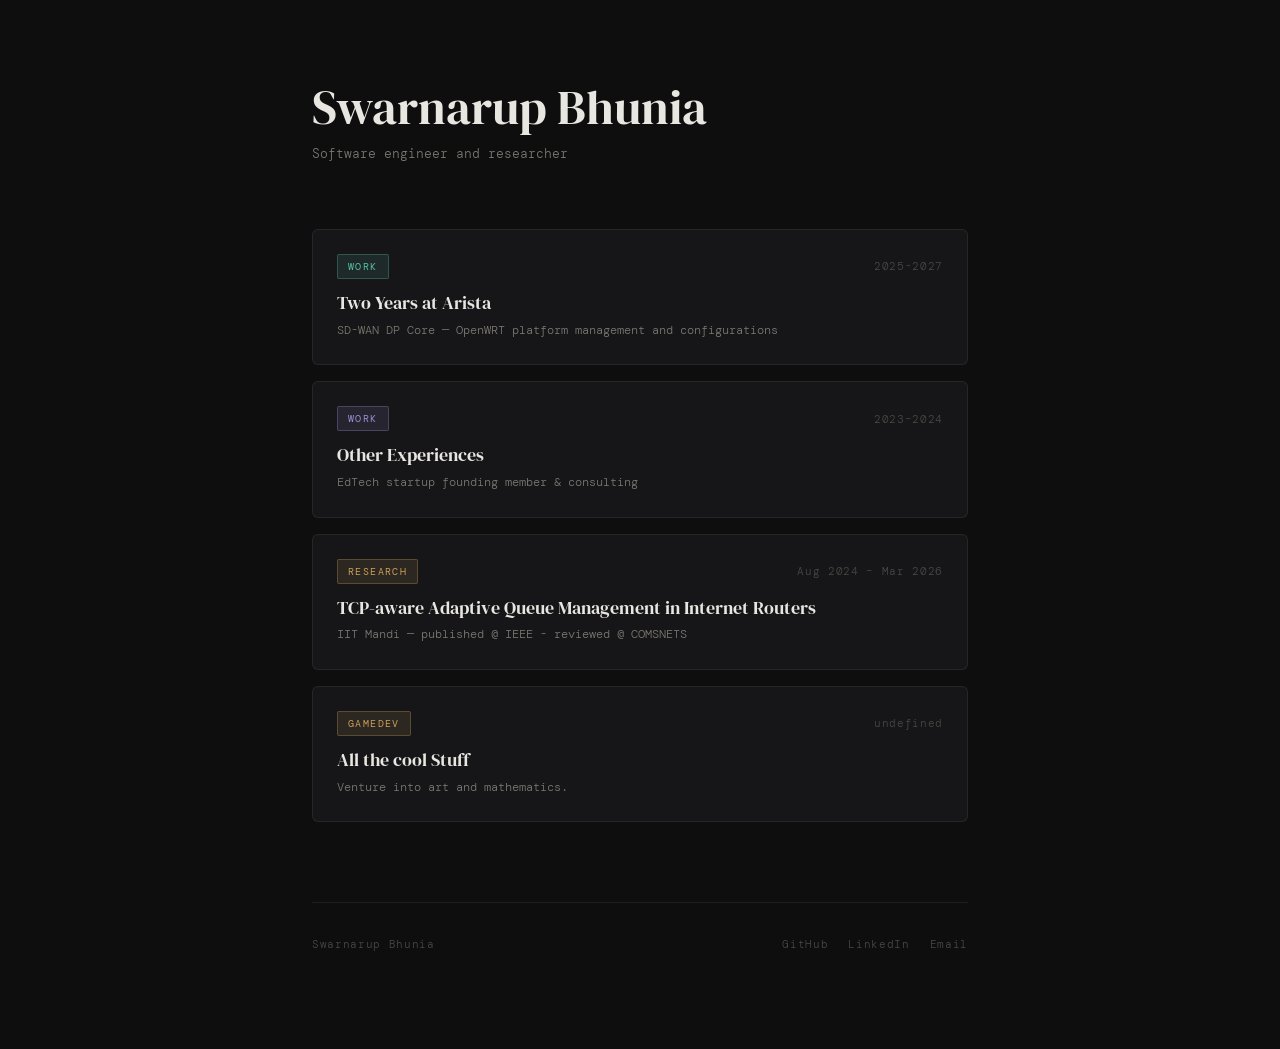
<file: index.html>
<!DOCTYPE html>
<html lang="en">
<head>
  <meta charset="UTF-8">
  <meta name="viewport" content="width=device-width, initial-scale=1.0">
  <title>Portfolio</title>
  <link rel="preconnect" href="https://fonts.googleapis.com">
  <link rel="preconnect" href="https://fonts.gstatic.com" crossorigin>
  <link href="https://fonts.googleapis.com/css2?family=DM+Serif+Display:ital@0;1&family=DM+Mono:wght@300;400;500&display=swap" rel="stylesheet">
  <link rel="stylesheet" href="css/style.css">
</head>
<body>
  <div class="page">
    <header class="landing-header" id="landing-header"></header>
    <section class="experience-list" id="experience-list"></section>
    <footer id="site-footer"></footer>
  </div>

  <script src="js/landing.js"></script>
</body>
</html>
</file>
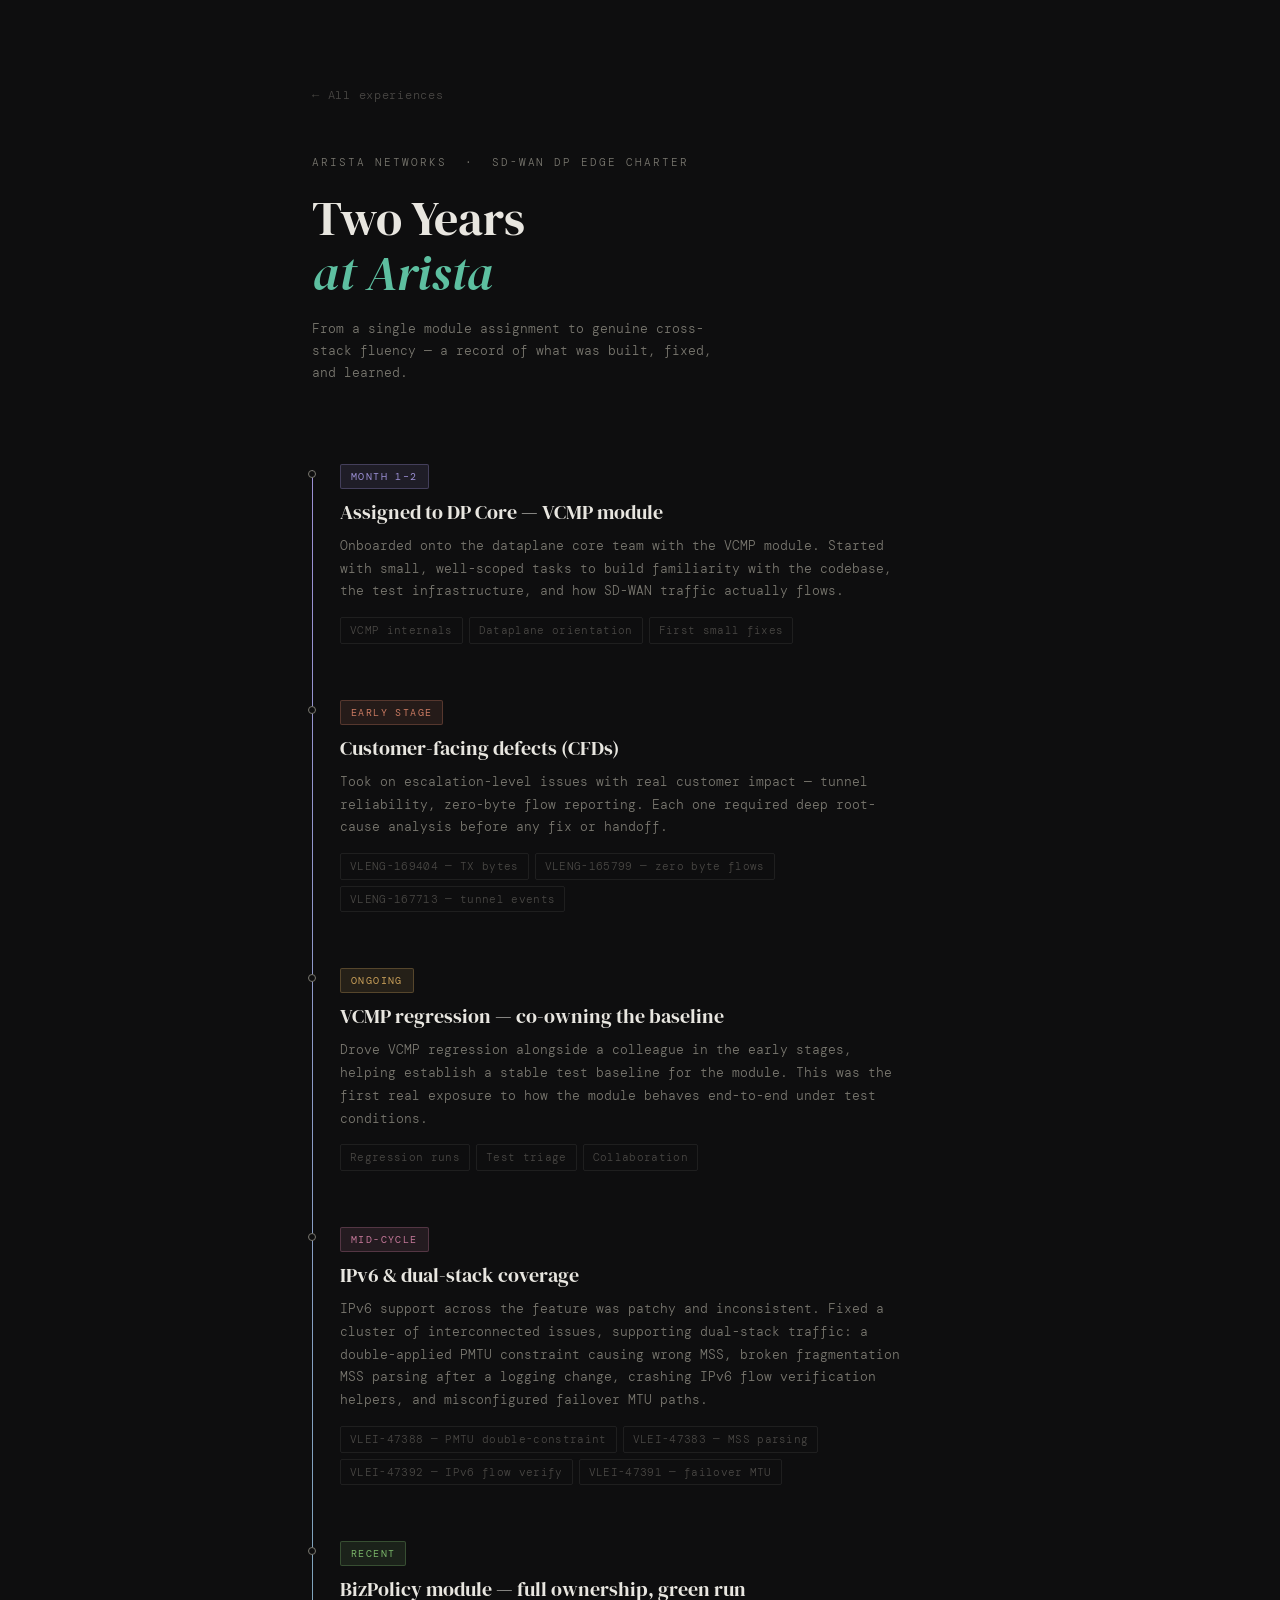
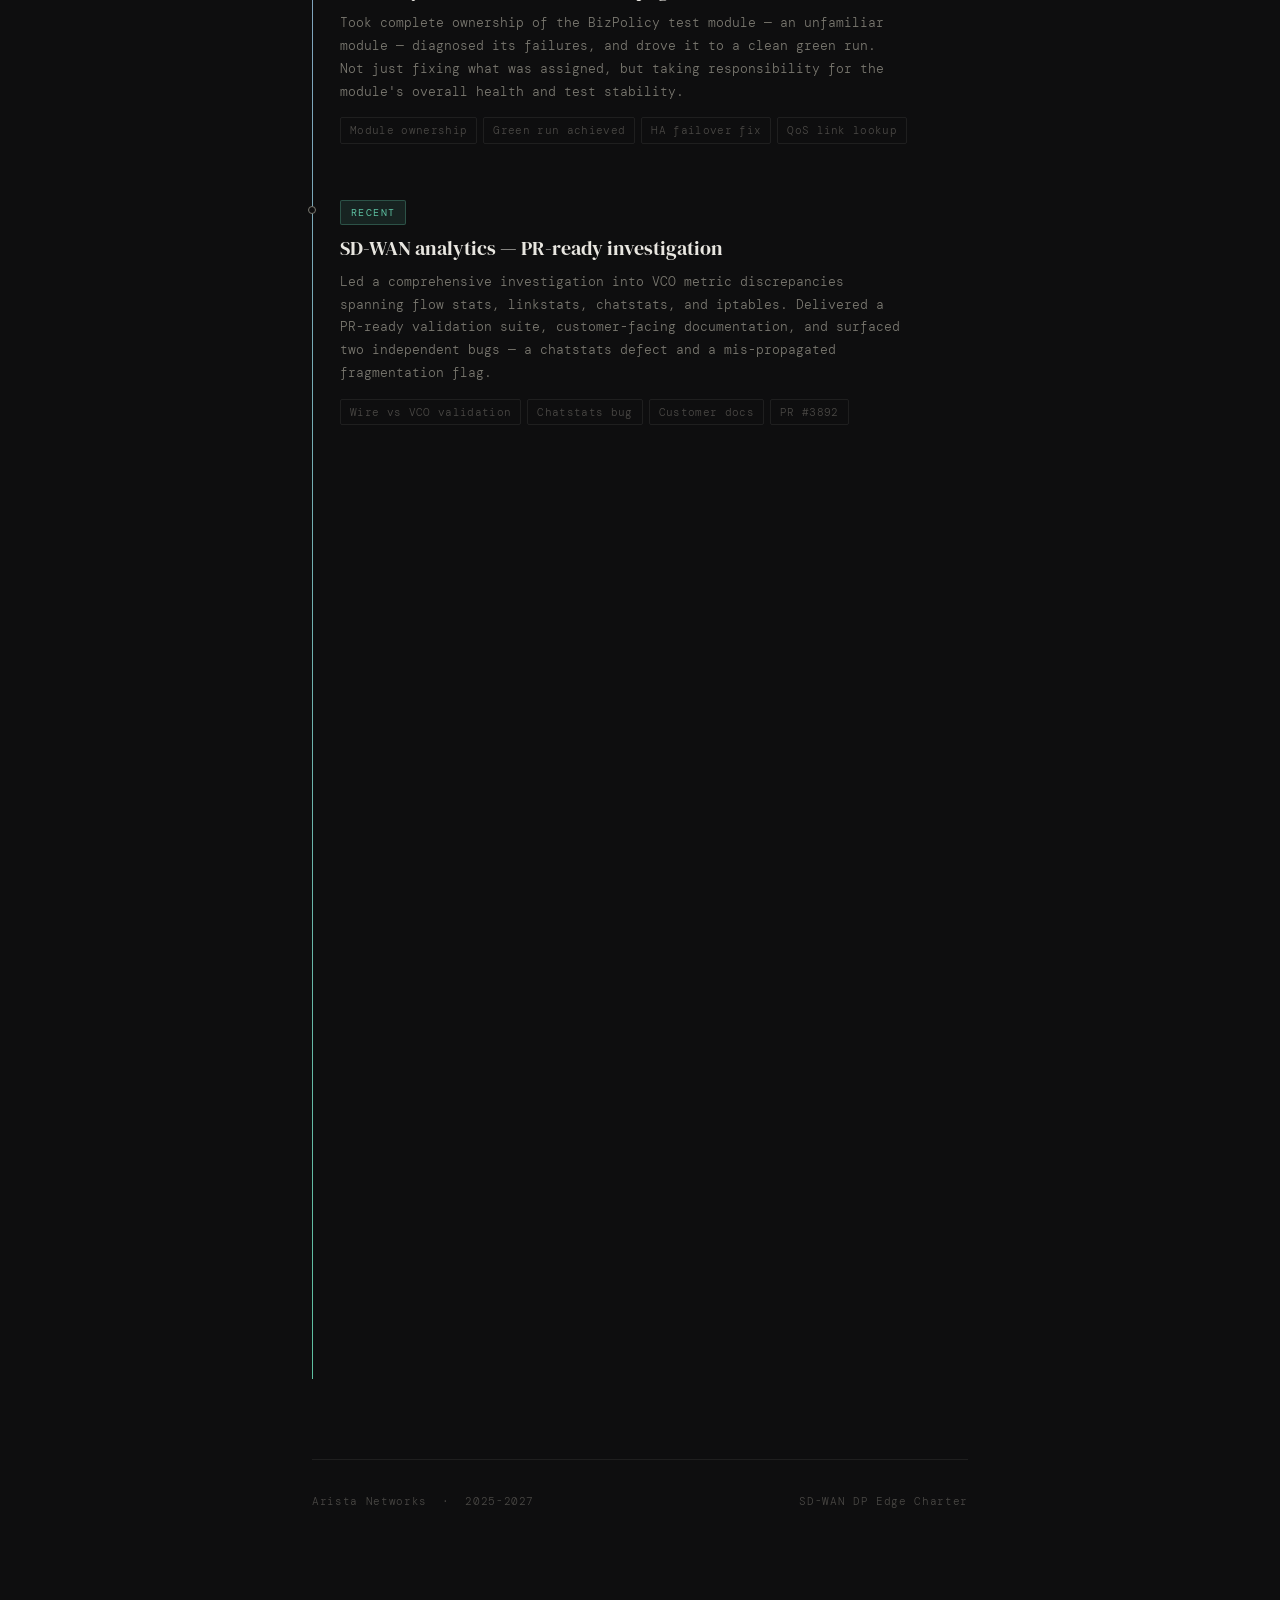
<file: experience.html>
<!DOCTYPE html>
<html lang="en">
<head>
  <meta charset="UTF-8">
  <meta name="viewport" content="width=device-width, initial-scale=1.0">
  <title>Experience</title>
  <link rel="preconnect" href="https://fonts.googleapis.com">
  <link rel="preconnect" href="https://fonts.gstatic.com" crossorigin>
  <link href="https://fonts.googleapis.com/css2?family=DM+Serif+Display:ital@0;1&family=DM+Mono:wght@300;400;500&display=swap" rel="stylesheet">
  <link rel="stylesheet" href="css/style.css">
</head>
<body>
  <div class="page">
    <a class="back-link" href="index.html">&larr; All experiences</a>

    <header id="site-header"></header>

    <section id="paper-section"></section>

    <div class="timeline" id="timeline">
      <div class="spine"><div class="spine-fill" id="spine-fill"></div></div>
    </div>

    <footer id="site-footer"></footer>
  </div>

  <script src="js/experience.js"></script>
</body>
</html>
</file>
<file: css/style.css>
/* ── Reset ── */
*, *::before, *::after { box-sizing: border-box; margin: 0; padding: 0; }

/* ── Tokens ── */
:root {
  --bg:      #0e0e0f;
  --bg2:     #161618;
  --bg3:     #1e1e21;
  --border:  rgba(255,255,255,0.07);
  --border2: rgba(255,255,255,0.12);
  --text:    #e8e6e0;
  --muted:   #7a7870;
  --hint:    #4a4845;

  --purple:     #9b8fd4;
  --purple-dim: rgba(155,143,212,0.12);
  --teal:       #5dbfa0;
  --teal-dim:   rgba(93,191,160,0.12);
  --amber:      #c9a05a;
  --amber-dim:  rgba(201,160,90,0.12);
  --coral:      #c97a62;
  --coral-dim:  rgba(201,122,98,0.12);
  --pink:       #c47899;
  --pink-dim:   rgba(196,120,153,0.12);
  --green:      #7ab56a;
  --green-dim:  rgba(122,181,106,0.12);
}

/* ── Base ── */
html { scroll-behavior: smooth; }

body {
  background: var(--bg);
  color: var(--text);
  font-family: 'DM Mono', monospace;
  font-weight: 300;
  line-height: 1.7;
  min-height: 100vh;
  -webkit-font-smoothing: antialiased;
}

/* ── Layout ── */
.page {
  max-width: 720px;
  margin: 0 auto;
  padding: 5rem 2rem 6rem;
}

/* ── Header ── */
header {
  margin-bottom: 5rem;
  opacity: 0;
  animation: fadeUp 0.8s ease 0.1s forwards;
}

.eyebrow {
  font-size: 11px;
  letter-spacing: 0.18em;
  text-transform: uppercase;
  color: var(--muted);
  margin-bottom: 1.2rem;
}

h1 {
  font-family: 'DM Serif Display', serif;
  font-size: clamp(2.2rem, 5vw, 3rem);
  font-weight: 400;
  line-height: 1.15;
  color: var(--text);
  margin-bottom: 1rem;
}

h1 em {
  font-style: italic;
  color: var(--teal);
}

.subtitle {
  font-size: 13px;
  color: var(--muted);
  max-width: 420px;
}

/* ── Timeline spine ── */
.timeline {
  position: relative;
  padding-left: 28px;
}

.spine {
  position: absolute;
  left: 0;
  top: 6px;
  bottom: 0;
  width: 1px;
  background: var(--border);
}

.spine-fill {
  position: absolute;
  top: 0;
  left: 0;
  width: 100%;
  height: 0%;
  background: linear-gradient(to bottom, var(--purple), var(--teal));
  transition: height 2.2s cubic-bezier(0.4, 0, 0.2, 1);
}

/* ── Chapter (timeline entry) ── */
.chapter {
  position: relative;
  margin-bottom: 3.5rem;
  opacity: 0;
  transform: translateY(16px);
  transition: opacity 0.6s ease, transform 0.6s ease;
}

.chapter:last-child { margin-bottom: 0; }
.chapter.visible { opacity: 1; transform: translateY(0); }

/* ── Dot ── */
.dot {
  position: absolute;
  left: -32px;
  top: 6px;
  width: 8px;
  height: 8px;
  border-radius: 50%;
  border: 1px solid var(--muted);
  background: var(--bg);
  z-index: 2;
}

.dot.filled {
  background: var(--teal);
  border-color: var(--teal);
  width: 10px;
  height: 10px;
  left: -33px;
  top: 5px;
}

/* ── Period tag (colored badge) ── */
.chapter-meta {
  display: flex;
  align-items: center;
  gap: 12px;
  margin-bottom: 10px;
}

.tag {
  font-size: 10px;
  letter-spacing: 0.14em;
  text-transform: uppercase;
  padding: 3px 10px;
  border-radius: 2px;
  border: 1px solid;
  font-family: 'DM Mono', monospace;
  font-weight: 400;
}

.tag.purple { color: var(--purple); border-color: rgba(155,143,212,0.3); background: var(--purple-dim); }
.tag.coral  { color: var(--coral);  border-color: rgba(201,122,98,0.3);  background: var(--coral-dim); }
.tag.amber  { color: var(--amber);  border-color: rgba(201,160,90,0.3);  background: var(--amber-dim); }
.tag.pink   { color: var(--pink);   border-color: rgba(196,120,153,0.3); background: var(--pink-dim); }
.tag.green  { color: var(--green);  border-color: rgba(122,181,106,0.3); background: var(--green-dim); }
.tag.teal   { color: var(--teal);   border-color: rgba(93,191,160,0.3);  background: var(--teal-dim); }

/* ── Entry content ── */
.chapter-title {
  font-family: 'DM Serif Display', serif;
  font-size: 1.25rem;
  font-weight: 400;
  color: var(--text);
  margin-bottom: 10px;
  line-height: 1.3;
}

.chapter-desc {
  font-size: 13px;
  color: var(--muted);
  line-height: 1.75;
  margin-bottom: 14px;
  max-width: 560px;
}

/* ── Chips (tags list) ── */
.chips {
  display: flex;
  flex-wrap: wrap;
  gap: 6px;
}

.chip {
  font-size: 11px;
  color: var(--hint);
  border: 1px solid var(--border);
  border-radius: 2px;
  padding: 3px 9px;
  letter-spacing: 0.03em;
}

/* ── Crossmodule card ── */
.crossmodule {
  margin-top: 0.5rem;
  background: var(--bg2);
  border: 1px solid var(--border);
  border-radius: 4px;
  padding: 1.5rem;
}

.crossmodule-label {
  font-size: 10px;
  letter-spacing: 0.16em;
  text-transform: uppercase;
  color: var(--hint);
  margin-bottom: 1rem;
}

.module-grid {
  display: grid;
  grid-template-columns: repeat(auto-fill, minmax(120px, 1fr));
  gap: 6px;
}

.module-pill {
  font-size: 12px;
  color: var(--muted);
  background: var(--bg3);
  border: 1px solid var(--border);
  border-radius: 2px;
  padding: 7px 12px;
  text-align: center;
  opacity: 0;
  transform: scale(0.94);
  transition: opacity 0.35s ease, transform 0.35s ease;
}

.module-pill.pop { opacity: 1; transform: scale(1); }

/* ── Footer ── */
footer {
  margin-top: 5rem;
  padding-top: 2rem;
  border-top: 1px solid var(--border);
  display: flex;
  justify-content: space-between;
  align-items: center;
  opacity: 0;
  animation: fadeUp 0.6s ease 1s forwards;
}

.footer-left,
.footer-right {
  font-size: 11px;
  color: var(--hint);
  letter-spacing: 0.06em;
}

/* ── Keyframes ── */
@keyframes fadeUp {
  from { opacity: 0; transform: translateY(12px); }
  to   { opacity: 1; transform: translateY(0); }
}

/* ── Back link ── */
.back-link {
  display: inline-block;
  font-size: 12px;
  color: var(--hint);
  text-decoration: none;
  letter-spacing: 0.06em;
  margin-bottom: 3rem;
  transition: color 0.2s ease;
  opacity: 0;
  animation: fadeUp 0.5s ease 0.05s forwards;
}

.back-link:hover { color: var(--muted); }

/* ── Landing header ── */
.landing-header {
  margin-bottom: 4rem;
  opacity: 0;
  animation: fadeUp 0.8s ease 0.1s forwards;
}

.landing-name {
  font-family: 'DM Serif Display', serif;
  font-size: clamp(2.2rem, 5vw, 3rem);
  font-weight: 400;
  color: var(--text);
  margin-bottom: 0.5rem;
}

.landing-tagline {
  font-size: 13px;
  color: var(--muted);
}

/* ── Experience cards ── */
.experience-list {
  display: flex;
  flex-direction: column;
  gap: 16px;
  margin-bottom: 2rem;
}

.experience-card {
  display: block;
  text-decoration: none;
  background: var(--bg2);
  border: 1px solid var(--border);
  border-radius: 6px;
  padding: 1.5rem;
  transition: border-color 0.25s ease, transform 0.25s ease;
  opacity: 0;
  transform: translateY(16px);
}

.experience-card.visible {
  opacity: 1;
  transform: translateY(0);
  transition: opacity 0.6s ease, transform 0.6s ease, border-color 0.25s ease;
}

.experience-card:hover {
  border-color: var(--border2);
  transform: translateY(-2px);
}

.card-top {
  display: flex;
  align-items: center;
  justify-content: space-between;
  margin-bottom: 12px;
}

.card-duration {
  font-size: 11px;
  color: var(--hint);
  letter-spacing: 0.06em;
}

.card-title {
  font-family: 'DM Serif Display', serif;
  font-size: 1.15rem;
  font-weight: 400;
  color: var(--text);
  margin-bottom: 6px;
  line-height: 1.3;
}

.card-subtitle {
  font-size: 12px;
  color: var(--muted);
  line-height: 1.6;
}

/* ── Paper card ── */
.paper-card {
  background: var(--bg2);
  border: 1px solid var(--border);
  border-radius: 4px;
  padding: 1.5rem;
  margin-bottom: 3.5rem;
  opacity: 0;
  animation: fadeUp 0.6s ease 0.4s forwards;
}

.paper-label {
  font-size: 10px;
  letter-spacing: 0.16em;
  text-transform: uppercase;
  color: var(--hint);
  margin-bottom: 0.75rem;
}

.paper-title {
  font-family: 'DM Serif Display', serif;
  font-size: 1.05rem;
  font-weight: 400;
  color: var(--text);
  line-height: 1.4;
  margin-bottom: 6px;
}

.paper-venue {
  font-size: 12px;
  color: var(--muted);
  margin-bottom: 14px;
}

.paper-collabs {
  margin-bottom: 14px;
}

.paper-collabs-label {
  font-size: 10px;
  letter-spacing: 0.12em;
  text-transform: uppercase;
  color: var(--hint);
  margin-bottom: 8px;
}

.paper-link {
  display: inline-block;
  font-size: 12px;
  color: var(--teal);
  text-decoration: none;
  letter-spacing: 0.04em;
  transition: opacity 0.2s ease;
}

.paper-link:hover { opacity: 0.7; }

/* ── Social links ── */
.social-links {
  display: flex;
  gap: 20px;
}

.social-link {
  font-size: 11px;
  color: var(--hint);
  text-decoration: none;
  letter-spacing: 0.06em;
  transition: color 0.2s ease;
}

.social-link:hover { color: var(--muted); }

/* ── Mobile ── */
@media (max-width: 480px) {
  .page { padding: 3rem 1.25rem 4rem; }
  h1 { font-size: 2rem; }
  .landing-name { font-size: 2rem; }
  .timeline { padding-left: 22px; }
  .dot { left: -26px; }
  .dot.filled { left: -27px; }
  .card-top { flex-direction: column; align-items: flex-start; gap: 8px; }
}
</file>
